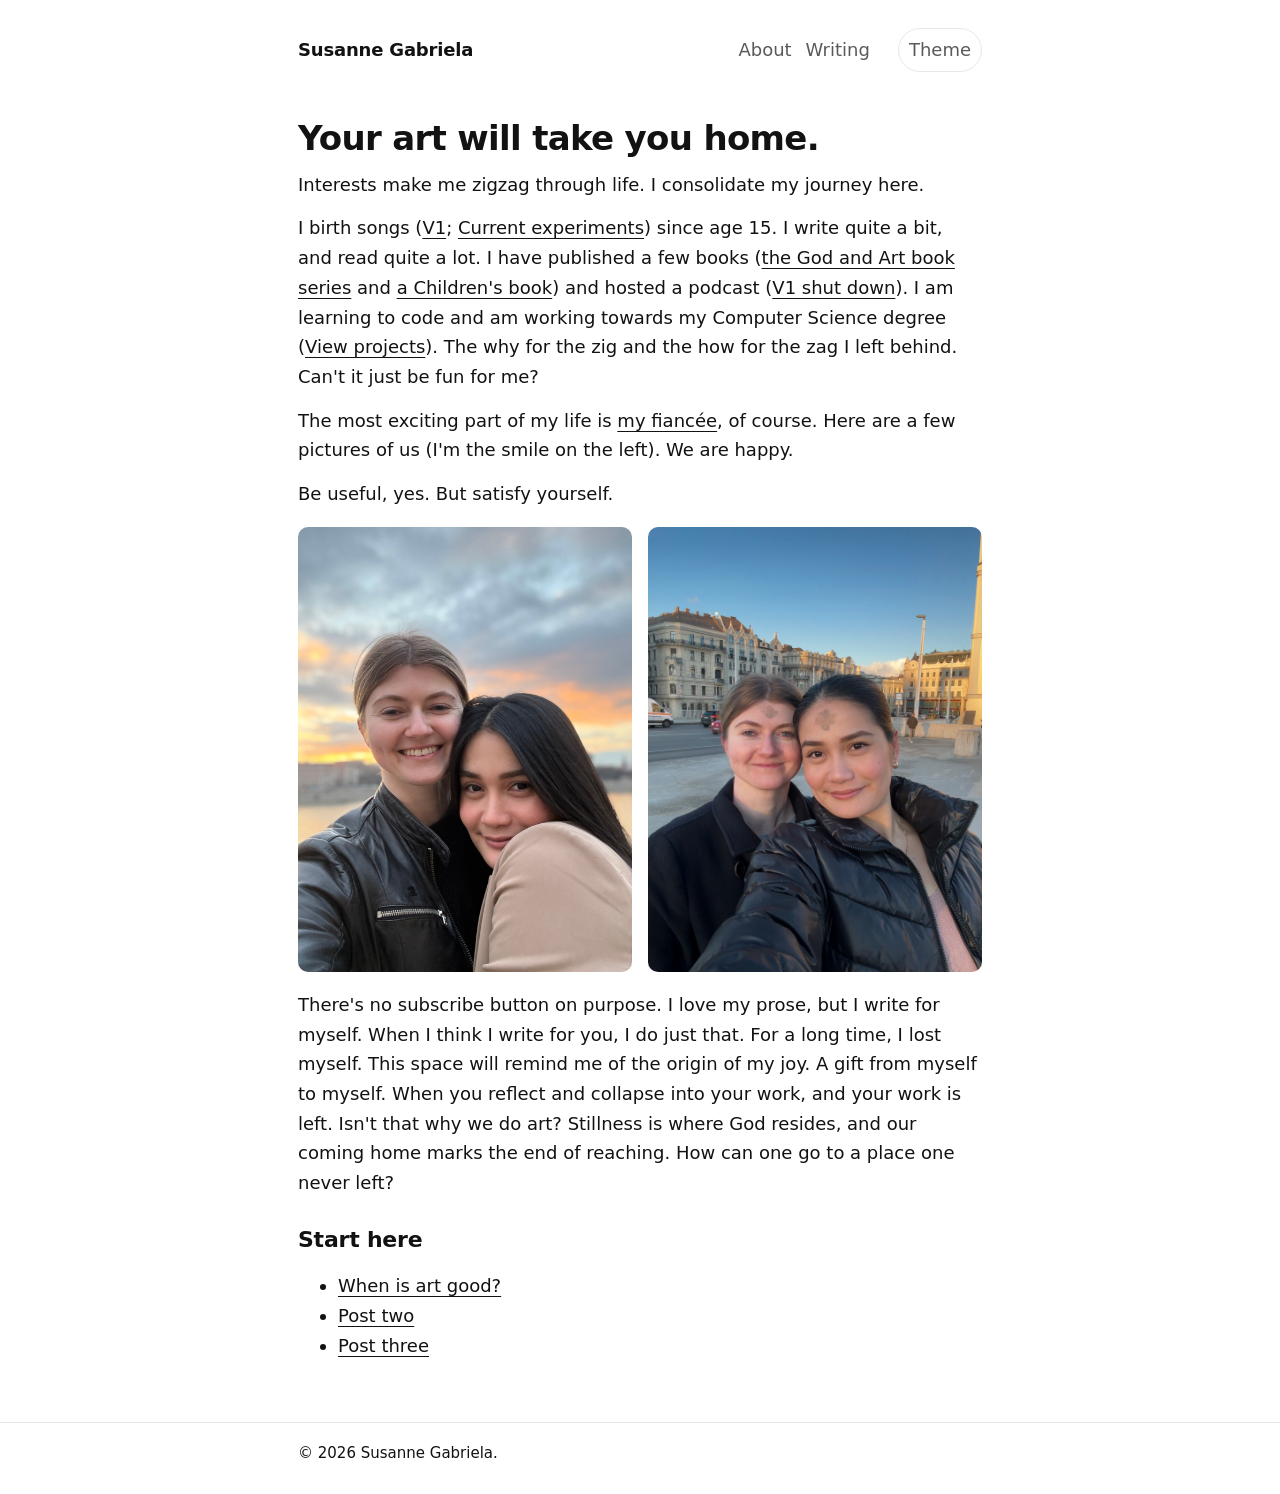
<file: index.html>
<!doctype html>
<html lang="en">
<head>
  <meta charset="utf-8" />
  <meta name="viewport" content="width=device-width, initial-scale=1" />
  <title>Susanne Gabriela</title>
  <meta name="description" content="Personal website: about, writing, and miscellany." />

  <!-- Favicon -->
  <link rel="icon" type="image/png" href="/images/flavicon.jpg"> 

  <link rel="stylesheet" href="/assets/css/style.css" /> 
</head>

<body>
  <a class="skip-link" href="#content">Skip to content</a>

  <header class="site-header">
    <div class="container">
      <div class="masthead">

        <!-- Home -->
        <a class="site-title" href="/">Susanne Gabriela</a> 

        <nav class="site-nav" aria-label="Primary">

          <a data-nav href="/">About</a> 
          <a data-nav href="/writing/">Writing</a> 

          <a href="https://open.spotify.com/artist/6WfhM4egxDhggHTHzIk7Gg" aria-label="Spotify-Link"></a>

          <button class="theme-toggle" type="button" data-theme-toggle aria-label="Toggle theme">
            Theme
          </button>
        </nav>

      </div>
    </div>
  </header>

  <main id="content" class="container">
    <section class="prose">
      <h1>Your art will take you home.</h1>

      <p>
        Interests make me zigzag through life. I consolidate my journey here.
      </p>

      <p>
        I birth songs (<a href="https://open.spotify.com/artist/5qsFGsHOz9LxAU95EV96w1" aria-label="Song-Link1">V1</a>;
        <a href="https://open.spotify.com/artist/6WfhM4egxDhggHTHzIk7Gg" aria-label="Song-Link2">Current experiments</a>)
        since age 15. I write quite a bit, and read quite a lot. I have published a few books
        (<a href="https://www.amazon.com/dp/B0CLKX19JL?binding=paperback" aria-label="Book-Link1">the God and Art book series</a> and
        <a href="https://www.amazon.com/Little-Suzy-Land-Images-Authenticity-ebook/dp/B0F337PXQ7?ref_=ast_author_dp&th=1&psc=1" aria-label="Book-Link2">a Children's book</a>)
        and hosted a podcast (<a href="https://www.youtube.com/@theroadforartists" aria-label="Podcast-Link">V1 shut down</a>). I am learning to code and am working towards my Computer Science degree
        (<a href="https://github.com/SusanneGabriela" aria-label="Github-Link">View projects</a>).
        The why for the zig and the how for the zag I left behind. Can't it just be fun for me?
      </p>

      <p>
        The most exciting part of my life is <a href="https://www.instagram.com/marinellamadeja/" aria-label="fiancée-link">my fiancée</a>, of course.
        Here are a few pictures of us (I'm the smile on the left). We are happy.
      </p>

      <p>Be useful, yes. But satisfy yourself.</p>

      <div class="image-container">
        <img src="/images/bio_image.jpg" alt="Description of image" loading="lazy"> 
        <img src="/images/bio_image1.jpg" alt="Description of image" loading="lazy"> 
      </div>

      <p>
        There's no subscribe button on purpose. I love my prose, but I write for myself. When I think I write for you, I do just that.
        For a long time, I lost myself. This space will remind me of the origin of my joy. A gift from myself to myself.
        When you reflect and collapse into your work, and your work is left. Isn't that why we do art? Stillness is where God resides,
        and our coming home marks the end of reaching. How can one go to a place one never left?
      </p>

      <h2 id="misc">Start here</h2>
      <ul class="link-list">

        <li><a href="/when-is-art-good/">When is art good?</a></li> 

        <li><a href="">Post two</a></li> 

        <li><a href="#" aria-disabled="true">Post three</a></li>

      </ul>
    </section>
  </main>

  <footer class="site-footer">
    <div class="container footer-inner">
      <small>© <span data-year></span> Susanne Gabriela.</small>

      <div class="footer-links" aria-label="Social links">

        <a href="https://www.instagram.com/susannegabriela/" aria-label="Instagram"></a>

        <a href="https://open.spotify.com/artist/6WfhM4egxDhggHTHzIk7Gg" aria-label="Spotify"></a> 

        <a href="https://www.linkedin.com/in/susannegabriela/" aria-label="LinkedIn"></a> 

        <a href="https://github.com/SusanneGabriela" aria-label="GitHub"></a> 

      </div>
    </div>
  </footer>

  <script src="/assets/js/main.js"></script> 
</body>
</html>
</file>
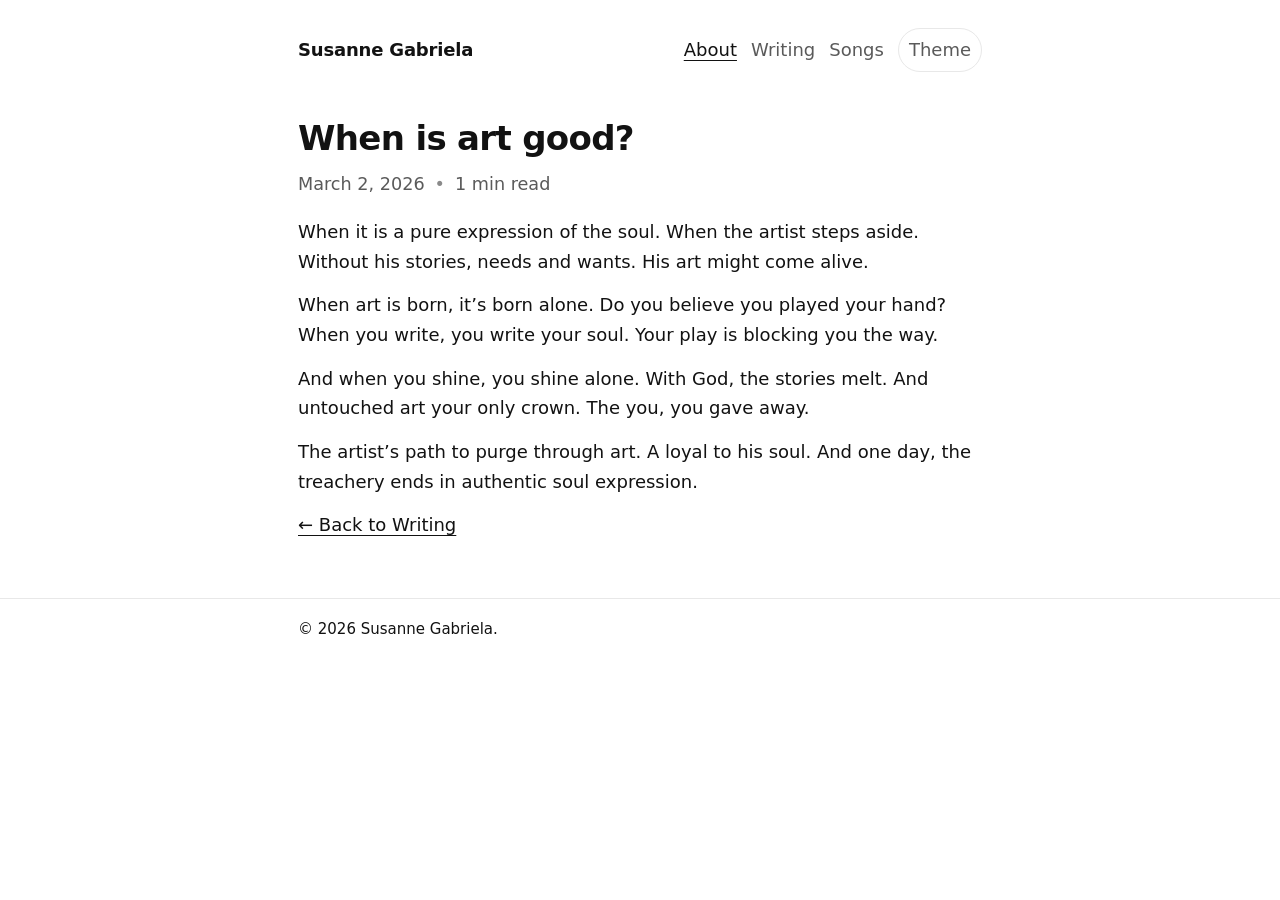
<file: first-post-name/index.html>
<!doctype html>
<html lang="en">
<head>
  <meta charset="utf-8" />
  <meta name="viewport" content="width=device-width, initial-scale=1" />
  <title>When is art good?</title>
  <meta name="description" content="A sample blog post template." />
  <!-- Favicon -->
  <link rel="icon" type="image/png" href="/images/flavicon.jpg">
  <link rel="stylesheet" href="/assets/css/style.css" />
</head>

<body>
  <a class="skip-link" href="#content">Skip to content</a>

  <header class="site-header">
    <div class="container">
      <div class="masthead">
        <a class="site-title" href="index.html">Susanne Gabriela</a>

        <nav class="site-nav" aria-label="Primary">
          <a data-nav href="index.html">About</a>
          <a data-nav href="writing.html">Writing</a>
          <a href="https://open.spotify.com/artist/6WfhM4egxDhggHTHzIk7Gg" aria-label="Spotify-Link">Songs</a>
          <button class="theme-toggle" type="button" data-theme-toggle aria-label="Toggle theme">
            Theme
          </button>
        </nav>
      </div>
    </div>
  </header>

  <main id="content" class="container">
    <article class="prose">
      <header class="post-header">
        <h1>When is art good?</h1>
        <div class="post-meta">
          <time datetime="2026-02-27">March 2, 2026</time>
          <span class="dot" aria-hidden="true">•</span>
          <span data-reading-time class="muted"></span>
        </div>
      </header>

      <p>
        When it is a pure expression of the soul. When the artist steps aside.
        Without his stories, needs and wants. His art might come alive.
      </p>
      <p>
        When art is born, it’s born alone. Do you believe you played your hand?
        When you write, you write your soul. Your play is blocking you the way.
      </p>
      <p>And when you shine, you shine alone. With God, the stories melt.
      And untouched art your only crown. The you, you gave away.
      </p>
      <p>The artist’s path to purge through art. A loyal to his soul.
        And one day, the treachery ends in authentic soul expression.
        </p>
     

      <p class="muted">
        <a href="writing.html">← Back to Writing</a>
      </p>
    </article>
  </main>

  <footer class="site-footer">
    <div class="container footer-inner">
      <small>© <span data-year></span> Susanne Gabriela.</small>

      <div class="footer-links" aria-label="Social links">
        <a href="#" aria-label="Email"></a>
        <a href="#" aria-label="Twitter / X"></a>
        <a href="#" aria-label="Mastodon"></a>
        <a href="#" aria-label="GitHub"></a>
        <a href="#" aria-label="LinkedIn"></a>
      </div>
    </div>
  </footer>

  <script src="/assets/js/main.js"></script>
</body>
</html>
</file>
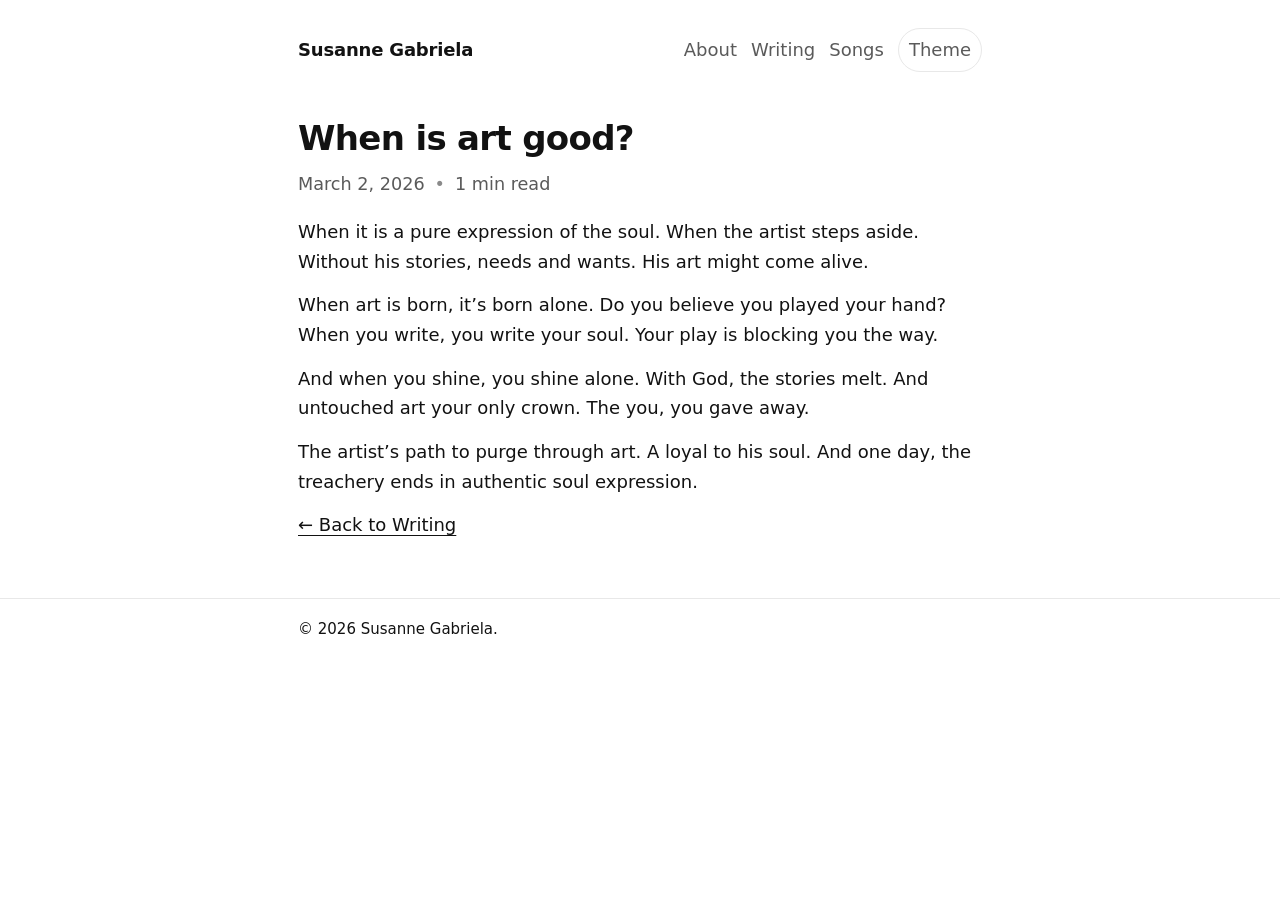
<file: when-is-art-good/index.html>
<!doctype html>
<html lang="en">
<head>
  <meta charset="utf-8" />
  <meta name="viewport" content="width=device-width, initial-scale=1" />
  <title>When is art good?</title>
  <meta name="description" content="A sample blog post template." />
  <!-- Favicon -->
  <link rel="icon" type="image/png" href="/images/flavicon.jpg">
  <link rel="stylesheet" href="/assets/css/style.css" />
</head>

<body>
  <a class="skip-link" href="#content">Skip to content</a>

  <header class="site-header">
    <div class="container">
      <div class="masthead">
        <a class="site-title" href="index.html">Susanne Gabriela</a>

        <nav class="site-nav" aria-label="Primary">
          <a data-nav href="/">About</a>
          <a data-nav href="/writing/">Writing</a>
          <a href="https://open.spotify.com/artist/6WfhM4egxDhggHTHzIk7Gg" aria-label="Spotify-Link">Songs</a>
          <button class="theme-toggle" type="button" data-theme-toggle aria-label="Toggle theme">
            Theme
          </button>
        </nav>
      </div>
    </div>
  </header>

  <main id="content" class="container">
    <article class="prose">
      <header class="post-header">
        <h1>When is art good?</h1>
        <div class="post-meta">
          <time datetime="2026-02-27">March 2, 2026</time>
          <span class="dot" aria-hidden="true">•</span>
          <span data-reading-time class="muted"></span>
        </div>
      </header>

      <p>
        When it is a pure expression of the soul. When the artist steps aside.
        Without his stories, needs and wants. His art might come alive.
      </p>
      <p>
        When art is born, it’s born alone. Do you believe you played your hand?
        When you write, you write your soul. Your play is blocking you the way.
      </p>
      <p>And when you shine, you shine alone. With God, the stories melt.
      And untouched art your only crown. The you, you gave away.
      </p>
      <p>The artist’s path to purge through art. A loyal to his soul.
        And one day, the treachery ends in authentic soul expression.
        </p>
     

      <p class="muted">
        <a href="/writing/">← Back to Writing</a>
      </p>
    </article>
  </main>

  <footer class="site-footer">
    <div class="container footer-inner">
      <small>© <span data-year></span> Susanne Gabriela.</small>

      <div class="footer-links" aria-label="Social links">
        <a href="#" aria-label="Email"></a>
        <a href="#" aria-label="Twitter / X"></a>
        <a href="#" aria-label="Mastodon"></a>
        <a href="#" aria-label="GitHub"></a>
        <a href="#" aria-label="LinkedIn"></a>
      </div>
    </div>
  </footer>

  <script src="/assets/js/main.js"></script>
</body>
</html>
</file>
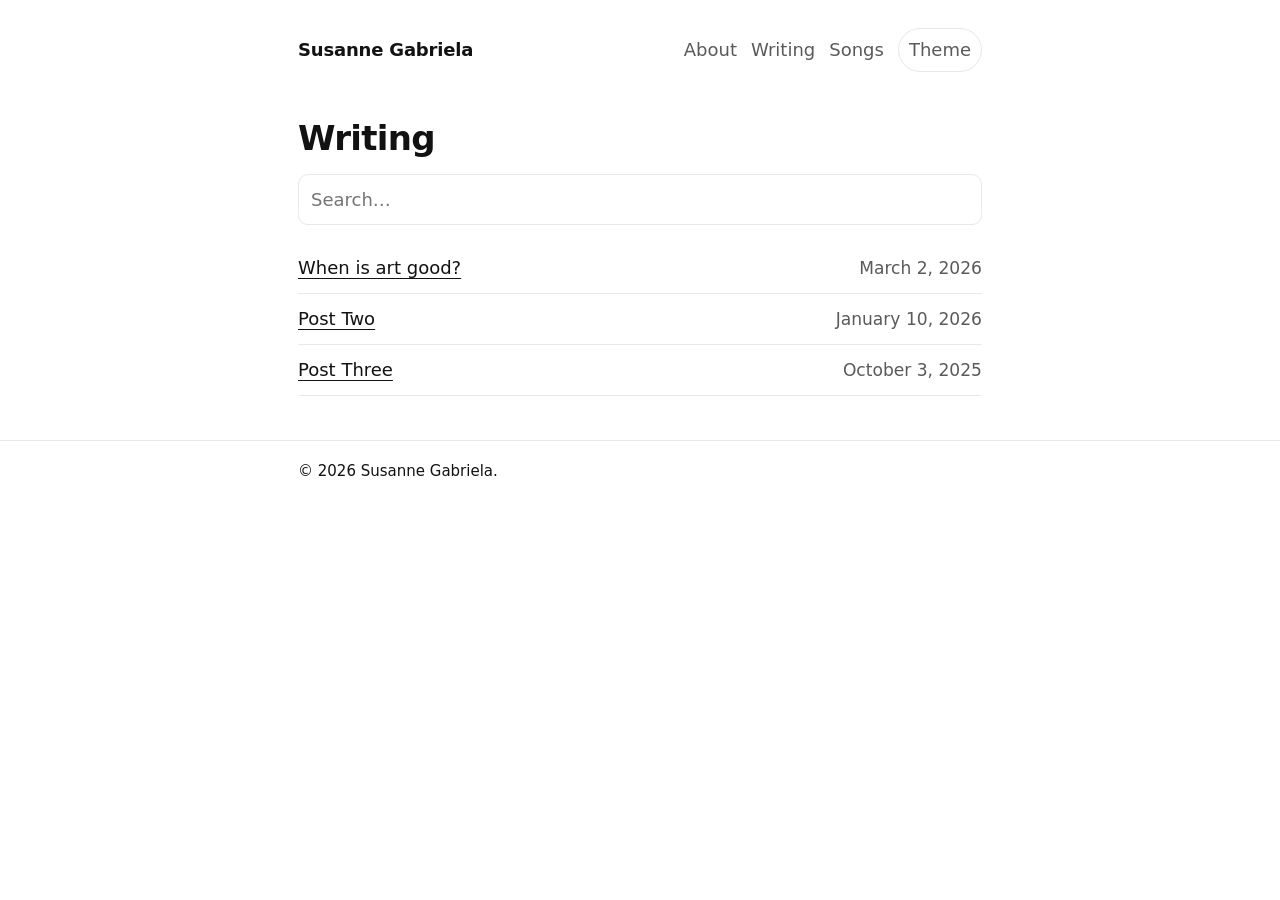
<file: writing/index.html>
<!doctype html>
<html lang="en">
<head>
  <meta charset="utf-8" />
  <meta name="viewport" content="width=device-width, initial-scale=1" />
  <title>Writing — Susanne Gabriela</title>
  <meta name="description" content="Writing by Your Name." />
  <!-- Favicon -->
  <link rel="icon" type="image/png" href="/images/flavicon.jpg">
  <link rel="stylesheet" href="/assets/css/style.css" />
</head>

<body>
  <a class="skip-link" href="#content">Skip to content</a>

  <header class="site-header">
    <div class="container">
      <div class="masthead">
        <a class="site-title" href="/">Susanne Gabriela</a>

        <nav class="site-nav" aria-label="Primary">
          <a data-nav href="/">About</a>
          <a data-nav href="/writing/">Writing</a>
          <a href="https://open.spotify.com/artist/6WfhM4egxDhggHTHzIk7Gg" aria-label="Spotify-Link">Songs</a>
          <button class="theme-toggle" type="button" data-theme-toggle aria-label="Toggle theme">
            Theme
          </button>
        </nav>
      </div>
    </div>
  </header>

  <main id="content" class="container">
    <section class="prose">
      <h1>Writing</h1>

      <p class="muted">
        
      </p>

      <label class="search">
        <span class="visually-hidden">Search posts</span>
        <input type="search" placeholder="Search…" autocomplete="off" data-post-search />
      </label>

      <ol class="post-list" data-post-list>
        <!-- Add new posts by copying one of these list items -->
        <li class="post-item">
          <a class="post-link" href="/when-is-art-good/">When is art good?</a>
          <span class="post-date" datetime="2026-02-27">March 2, 2026</span>
        </li>

        <li class="post-item">
          <a class="post-link" href="post.html">Post Two</a>
          <span class="post-date" datetime="2026-01-10">January 10, 2026</span>
        </li>

        <li class="post-item">
          <a class="post-link" href="post.html">Post Three</a>
          <span class="post-date" datetime="2025-10-03">October 3, 2025</span>
        </li>
      </ol>
    </section>
  </main>

  <footer class="site-footer">
    <div class="container footer-inner">
      <small>© <span data-year></span> Susanne Gabriela.</small>

      <div class="footer-links" aria-label="Social links">
        <a href="#" aria-label="Email"></a>
        <a href="#" aria-label="Twitter / X"></a>
        <a href="#" aria-label="Mastodon"></a>
        <a href="#" aria-label="GitHub"></a>
        <a href="#" aria-label="LinkedIn"></a>
      </div>
    </div>
  </footer>

  <script src="/assets/js/main.js"></script>
</body>
</html>
</file>
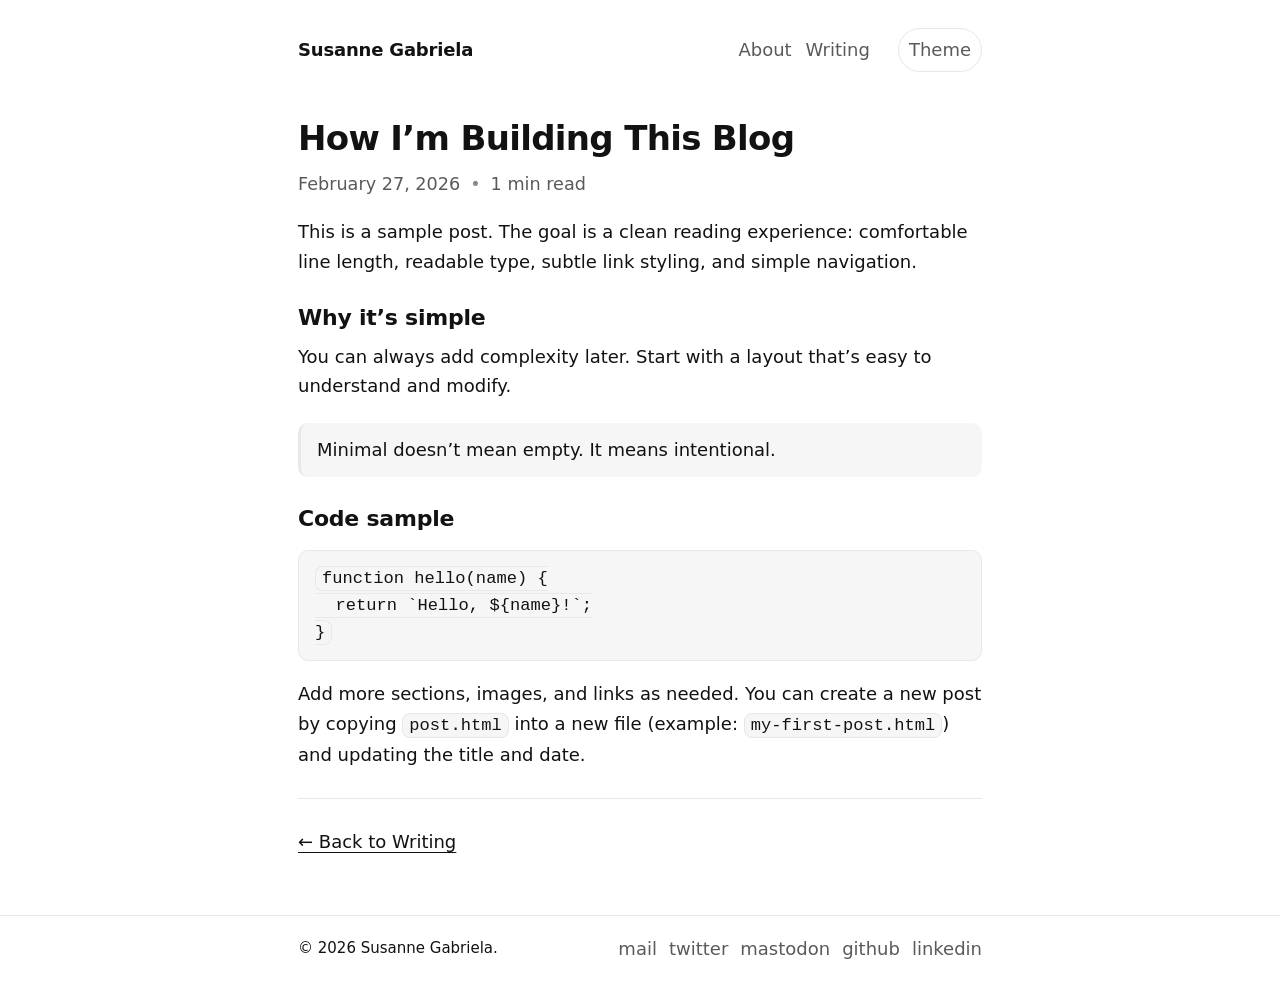
<file: post.html>
<!doctype html>
<html lang="en">
<head>
  <meta charset="utf-8" />
  <meta name="viewport" content="width=device-width, initial-scale=1" />
  <title>Title — Susanne Gabriela</title>
  <meta name="description" content="A sample blog post template." />
  <!-- Favicon -->
  <link rel="icon" type="image/png" href="images/flavicon.jpg">
  <link rel="stylesheet" href="assets/css/style.css" />
</head>

<body>
  <a class="skip-link" href="#content">Skip to content</a>

  <header class="site-header">
    <div class="container">
      <div class="masthead">
        <a class="site-title" href="index.html">Susanne Gabriela</a>

        <nav class="site-nav" aria-label="Primary">
          <a data-nav href="index.html">About</a>
          <a data-nav href="writing.html">Writing</a>
          <a data-nav href="index.html#misc"></a>
          <button class="theme-toggle" type="button" data-theme-toggle aria-label="Toggle theme">
            Theme
          </button>
        </nav>
      </div>
    </div>
  </header>

  <main id="content" class="container">
    <article class="prose">
      <header class="post-header">
        <h1>How I’m Building This Blog</h1>
        <div class="post-meta">
          <time datetime="2026-02-27">February 27, 2026</time>
          <span class="dot" aria-hidden="true">•</span>
          <span data-reading-time class="muted">— min read</span>
        </div>
      </header>

      <p>
        This is a sample post. The goal is a clean reading experience: comfortable line length,
        readable type, subtle link styling, and simple navigation.
      </p>

      <h2>Why it’s simple</h2>
      <p>
        You can always add complexity later. Start with a layout that’s easy to understand and modify.
      </p>

      <blockquote>
        Minimal doesn’t mean empty. It means intentional.
      </blockquote>

      <h2>Code sample</h2>
      <pre><code>function hello(name) {
  return `Hello, ${name}!`;
}</code></pre>

      <p>
        Add more sections, images, and links as needed. You can create a new post by copying
        <code>post.html</code> into a new file (example: <code>my-first-post.html</code>) and updating the title and date.
      </p>

      <hr />

      <p class="muted">
        <a href="writing.html">← Back to Writing</a>
      </p>
    </article>
  </main>

  <footer class="site-footer">
    <div class="container footer-inner">
      <small>© <span data-year></span> Susanne Gabriela.</small>

      <div class="footer-links" aria-label="Social links">
        <a href="#" aria-label="Email">mail</a>
        <a href="#" aria-label="Twitter / X">twitter</a>
        <a href="#" aria-label="Mastodon">mastodon</a>
        <a href="#" aria-label="GitHub">github</a>
        <a href="#" aria-label="LinkedIn">linkedin</a>
      </div>
    </div>
  </footer>

  <script src="assets/js/main.js"></script>
</body>
</html>
</file>
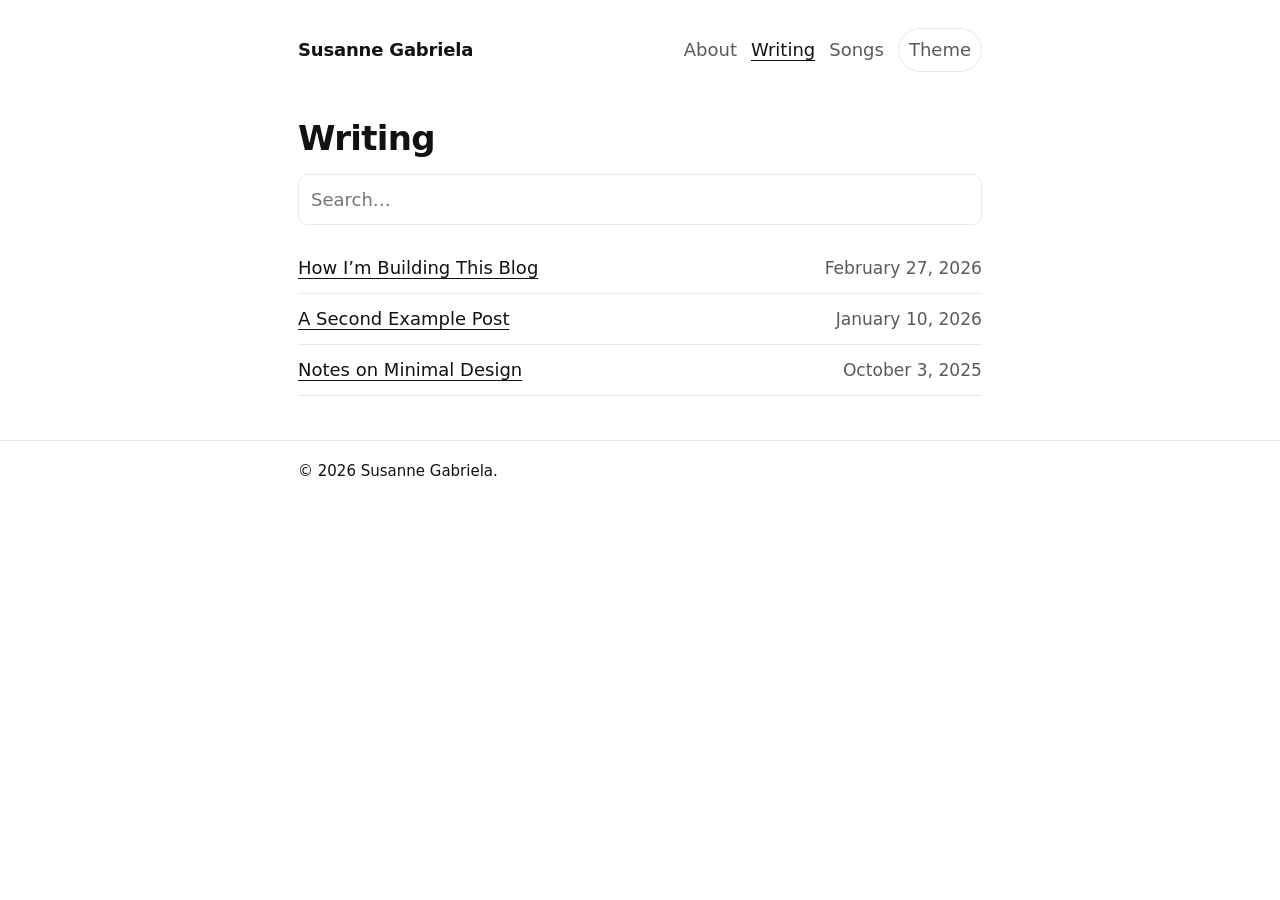
<file: writing.html>
<!doctype html>
<html lang="en">
<head>
  <meta charset="utf-8" />
  <meta name="viewport" content="width=device-width, initial-scale=1" />
  <title>Writing — Susanne Gabriela</title>
  <meta name="description" content="Writing by Your Name." />
  <!-- Favicon -->
  <link rel="icon" type="image/png" href="images/flavicon.jpg">
  <link rel="stylesheet" href="assets/css/style.css" />
</head>

<body>
  <a class="skip-link" href="#content">Skip to content</a>

  <header class="site-header">
    <div class="container">
      <div class="masthead">
        <a class="site-title" href="index.html">Susanne Gabriela</a>

        <nav class="site-nav" aria-label="Primary">
          <a data-nav href="index.html">About</a>
          <a data-nav href="writing.html">Writing</a>
          <a href="https://www.instagram.com/susannegabriela/" aria-label="Spotify-Link">Songs</a>
          <button class="theme-toggle" type="button" data-theme-toggle aria-label="Toggle theme">
            Theme
          </button>
        </nav>
      </div>
    </div>
  </header>

  <main id="content" class="container">
    <section class="prose">
      <h1>Writing</h1>

      <p class="muted">
        
      </p>

      <label class="search">
        <span class="visually-hidden">Search posts</span>
        <input type="search" placeholder="Search…" autocomplete="off" data-post-search />
      </label>

      <ol class="post-list" data-post-list>
        <!-- Add new posts by copying one of these list items -->
        <li class="post-item">
          <a class="post-link" href="post.html">How I’m Building This Blog</a>
          <span class="post-date" datetime="2026-02-27">February 27, 2026</span>
        </li>

        <li class="post-item">
          <a class="post-link" href="post.html">A Second Example Post</a>
          <span class="post-date" datetime="2026-01-10">January 10, 2026</span>
        </li>

        <li class="post-item">
          <a class="post-link" href="post.html">Notes on Minimal Design</a>
          <span class="post-date" datetime="2025-10-03">October 3, 2025</span>
        </li>
      </ol>
    </section>
  </main>

  <footer class="site-footer">
    <div class="container footer-inner">
      <small>© <span data-year></span> Susanne Gabriela.</small>

      <div class="footer-links" aria-label="Social links">
        <a href="#" aria-label="Email"></a>
        <a href="#" aria-label="Twitter / X"></a>
        <a href="#" aria-label="Mastodon"></a>
        <a href="#" aria-label="GitHub"></a>
        <a href="#" aria-label="LinkedIn"></a>
      </div>
    </div>
  </footer>

  <script src="assets/js/main.js"></script>
</body>
</html>
</file>
<file: assets/css/style.css>
/* =====
   Minimal, typography-first blog styling
   ===== */

:root {
  --bg: #ffffff;
  --text: #121212;
  --muted: #5a5a5a;
  --border: #e8e8e8;
  --link: #121212;
  --link-hover: #000000;
  --code-bg: #f6f6f6;

  --max: 720px;
  --radius: 10px;
  --shadow: 0 1px 0 rgba(0, 0, 0, 0.04);
}

:root[data-theme="dark"] {
  --bg: #0f0f10;
  --text: #ededee;
  --muted: #b3b3b6;
  --border: #2a2a2e;
  --link: #ededee;
  --link-hover: #ffffff;
  --code-bg: #19191c;
}

* { box-sizing: border-box; }

html, body {
  height: 100%;
}

body {
  margin: 0;
  background: var(--bg);
  color: var(--text);

  font-family: ui-sans-serif, system-ui, -apple-system, Segoe UI, Roboto, Helvetica, Arial, "Apple Color Emoji", "Segoe UI Emoji";
  font-size: 18px;
  line-height: 1.65;

  text-rendering: optimizeLegibility;
  -webkit-font-smoothing: antialiased;
}

.container {
  max-width: var(--max);
  margin: 0 auto;
  padding: 0 18px;
}

/* Skip link for accessibility */
.skip-link {
  position: absolute;
  left: -999px;
  top: 12px;
  background: var(--bg);
  color: var(--text);
  padding: 10px 12px;
  border: 1px solid var(--border);
  border-radius: var(--radius);
  box-shadow: var(--shadow);
}
.skip-link:focus { left: 12px; z-index: 50; }

/* Header */
.site-header {
  padding: 28px 0 10px 0;
}

.masthead {
  display: flex;
  gap: 14px;
  align-items: center;
  justify-content: space-between;
}

.site-title {
  font-weight: 650;
  letter-spacing: -0.01em;
  text-decoration: none;
  color: var(--text);
}

.site-nav {
  display: flex;
  align-items: center;
  gap: 14px;
  flex-wrap: wrap;
}

.site-nav a {
  color: var(--muted);
  text-decoration: none;
}
.site-nav a:hover { color: var(--text); }

.site-nav a[aria-current="page"] {
  color: var(--text);
  text-decoration: underline;
  text-underline-offset: 4px;
}

.theme-toggle {
  font: inherit;
  color: var(--muted);
  background: transparent;
  border: 1px solid var(--border);
  border-radius: 999px;
  padding: 6px 10px;
  cursor: pointer;
}
.theme-toggle:hover {
  color: var(--text);
  border-color: var(--muted);
}

/* Main prose area */
.prose {
  padding: 18px 0 44px 0;
}

.prose h1 {
  font-size: 34px;
  line-height: 1.18;
  letter-spacing: -0.02em;
  margin: 18px 0 12px;
}

.prose h2 {
  font-size: 22px;
  line-height: 1.25;
  letter-spacing: -0.01em;
  margin: 28px 0 10px;
}

.prose p {
  margin: 0 0 14px 0;
}

.muted {
  color: var(--muted);
}

.prose a {
  color: var(--link);
  text-decoration: underline;
  text-underline-offset: 4px;
}
.prose a:hover {
  color: var(--link-hover);
}

.prose hr {
  border: 0;
  border-top: 1px solid var(--border);
  margin: 28px 0;
}

.prose blockquote {
  margin: 22px 0;
  padding: 12px 16px;
  border-left: 3px solid var(--border);
  background: var(--code-bg);
  border-radius: var(--radius);
  color: var(--text);
}

/* Code */
pre, code {
  font-family: ui-monospace, SFMono-Regular, Menlo, Monaco, Consolas, "Liberation Mono", "Courier New", monospace;
}

code {
  font-size: 0.95em;
  background: var(--code-bg);
  padding: 2px 6px;
  border-radius: 8px;
  border: 1px solid var(--border);
}

pre {
  overflow: auto;
  background: var(--code-bg);
  border: 1px solid var(--border);
  border-radius: var(--radius);
  padding: 14px 16px;
  line-height: 1.5;
}

/* Writing list */
.search {
  display: block;
  margin: 16px 0 18px;
}

.search input {
  width: 100%;
  font: inherit;
  padding: 10px 12px;
  border-radius: var(--radius);
  border: 1px solid var(--border);
  background: var(--bg);
  color: var(--text);
}

.post-list {
  margin: 0;
  padding: 0;
  list-style: none;
}

.post-item {
  display: flex;
  gap: 10px;
  align-items: baseline;
  justify-content: space-between;
  padding: 10px 0;
  border-bottom: 1px solid var(--border);
}

.post-link {
  text-decoration: none;
  color: var(--text);
}
.post-link:hover {
  text-decoration: underline;
  text-underline-offset: 4px;
}

.post-date {
  color: var(--muted);
  font-size: 0.95em;
  white-space: nowrap;
}

/* Post meta */
.post-header {
  margin-bottom: 18px;
}

.post-meta {
  display: flex;
  align-items: center;
  gap: 10px;
  color: var(--muted);
  font-size: 0.98em;
}

.dot { opacity: 0.7; }

/* Footer */
.site-footer {
  border-top: 1px solid var(--border);
  padding: 18px 0 28px 0;
}

.footer-inner {
  display: flex;
  align-items: center;
  justify-content: space-between;
  gap: 12px;
  flex-wrap: wrap;
}

.footer-links {
  display: flex;
  gap: 12px;
}

.footer-links a {
  color: var(--muted);
  text-decoration: none;
}
.footer-links a:hover { color: var(--text); }

/* Utility */
.visually-hidden {
  position: absolute !important;
  height: 1px; width: 1px;
  overflow: hidden;
  clip: rect(1px, 1px, 1px, 1px);
  white-space: nowrap;
}

/* Images */

/* --- Image grid --- */
.image-container {
  display: grid;
  grid-template-columns: repeat(2, minmax(0, 1fr));
  gap: 16px;
  margin: 18px 0;
}

.image-container img {
  display: block;
  width: 100%;
  height: auto;
  border-radius: var(--radius);
  object-fit: cover;
}

/* --- Image grid: mobile --- */
@media (max-width: 640px) {
  .image-container {
    grid-template-columns: 1fr;
  }

  .image-container img {
    width: 100%;
    max-height: none;
  }
}
</file>
